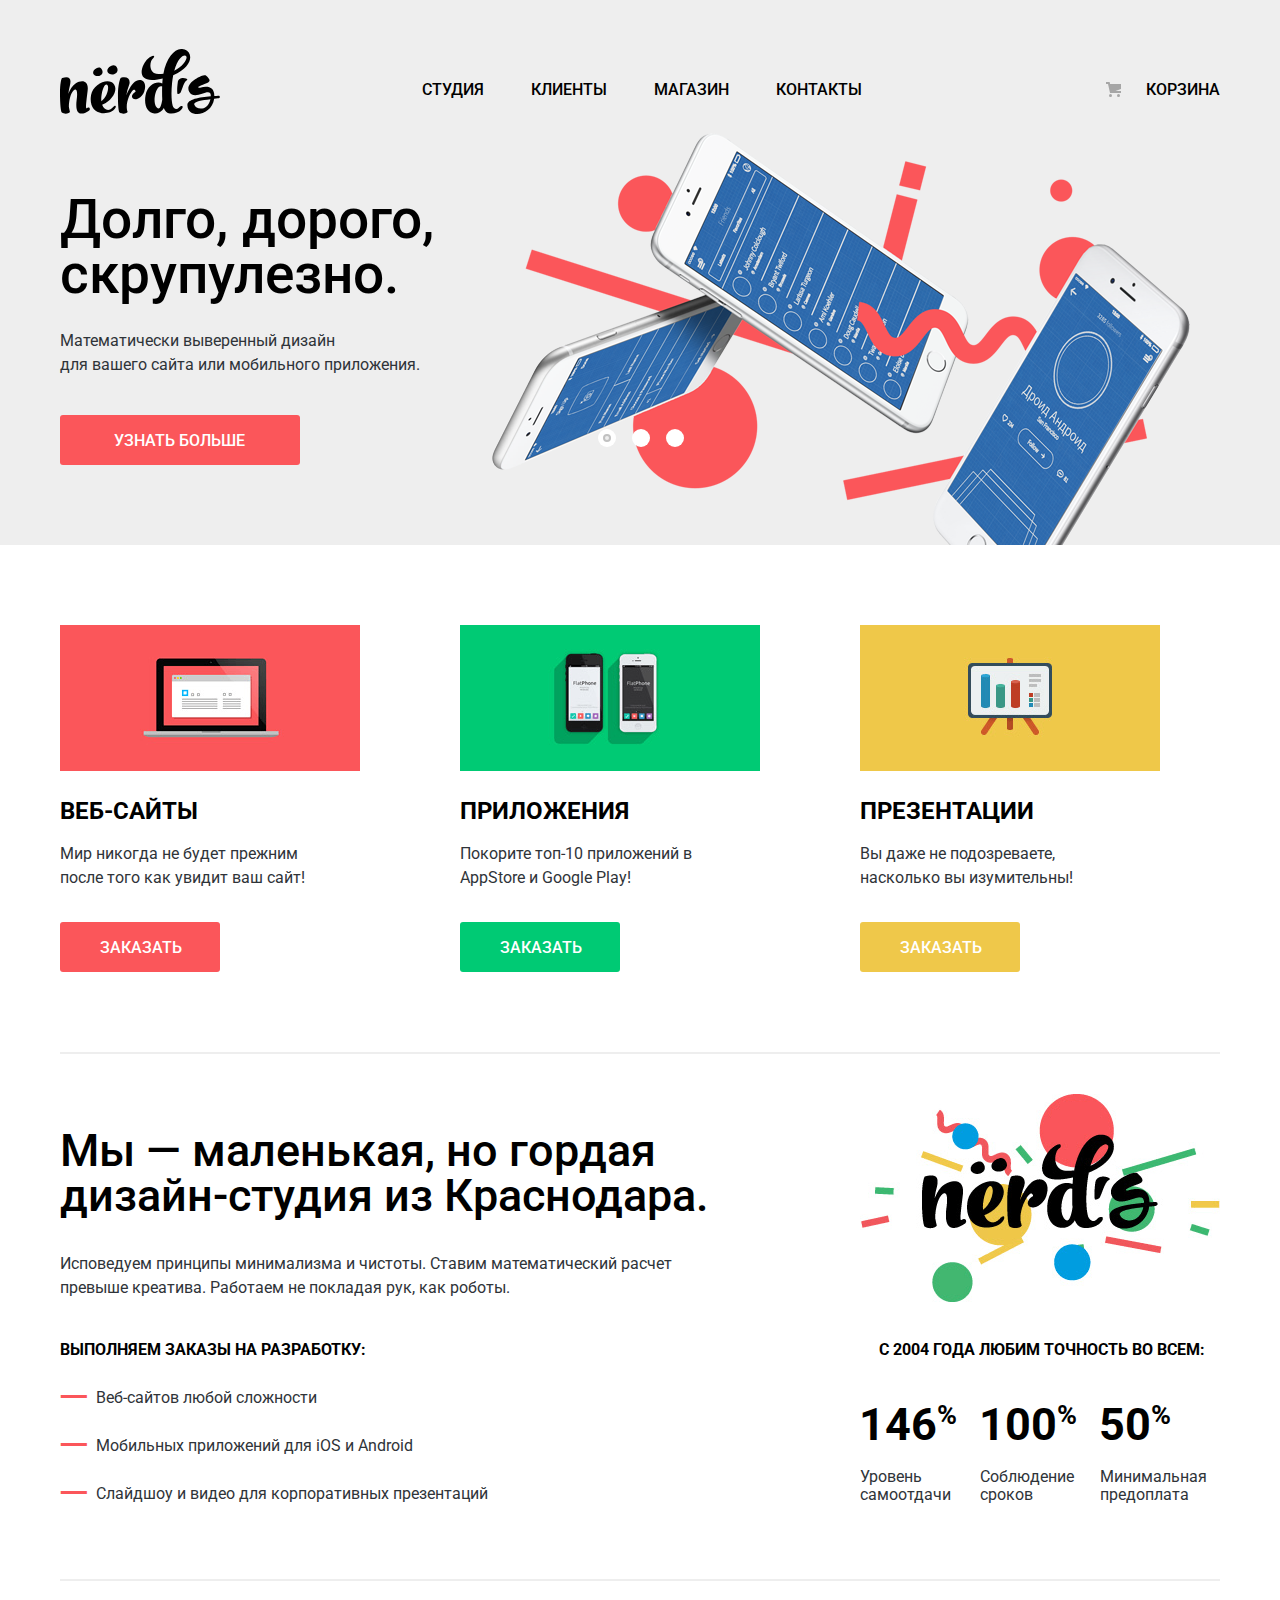
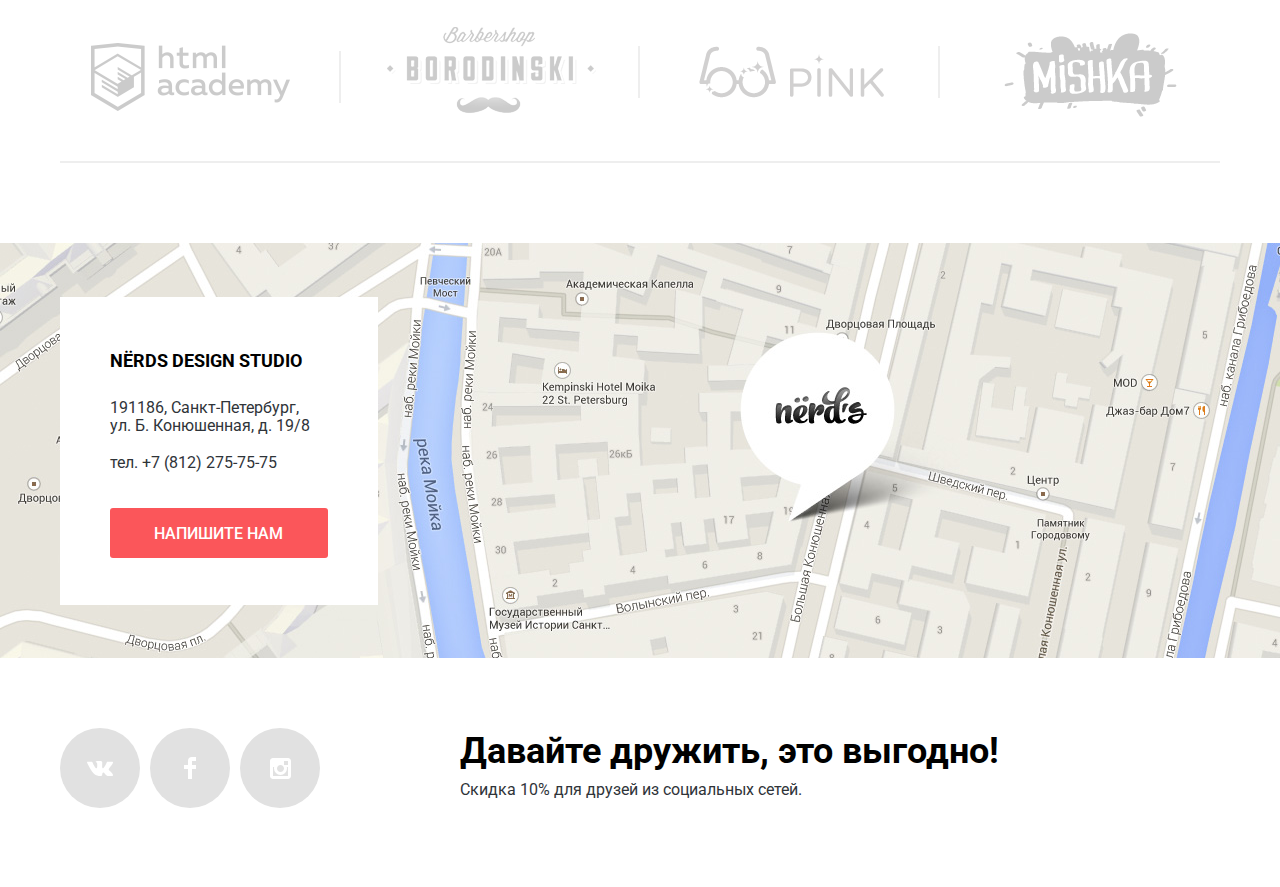
<file: index.html>
<!DOCTYPE html>
<html lang = "ru">
  <head>
    <meta charset = "utf-8">
    <title>HTML Academy: Нёрдс</title>
    <link href = "https://fonts.googleapis.com/css?family=Roboto:400,500,700&amp;subset=cyrillic" rel = "stylesheet">
    <link rel = "stylesheet" href = "css/normalize.css">
    <link rel = "stylesheet" href = "css/style.min.css">
  </head>
  <body>
    <header class = "main-header">
      <div class = "navigation-block">
        <nav class = "main-navigation">
          <a>
            <img src = "img/nerds-logo.svg" alt = "Логотип нёрдс" width = "160" height = "65">
          </a>
          <ul class = "main-menu">
            <li class = "main-menu-bar">
              <a href = "#studio">студия</a>
            </li>
            <li class = "main-menu-bar">
              <a href = "#clients">клиенты</a>
            </li>
            <li class = "main-menu-bar">
              <a href = "catalog.html">магазин</a>
            </li>
            <li class = "main-menu-bar">
              <a href = "#contacts">контакты</a>
            </li>
          </ul>
          <ul class = "cart-menu">
            <li class = "cart">
              <a href = "#cart">
                корзина
              </a>
            </li>
          </ul>
        </nav>
      </div>
    </header>
    <main class = "main-container">
      <h1 class = "visually-hidden">Сайт студии Нёрдс</h1>
      <section class = "slider">
        <h2 class = "visually-hidden">Рекламный слайдер</h2>
        <div class = "slider-block">
          <input class = " radio-1 visually-hidden" type = "radio" id = "radio-1" name = "radio-slider" checked>
          <input class = " radio-2 visually-hidden" type = "radio" id = "radio-2" name = "radio-slider">
          <input class = " radio-3 visually-hidden" type = "radio" id = "radio-3" name = "radio-slider">
          <div class = "slider-control">
            <label for = "radio-1" class = "slider-control-1"></label>
            <label for = "radio-2" class = "slider-control-2"></label>
            <label for = "radio-3" class = "slider-control-3"></label>
          </div>
          <ul class = "slider-list">
            <li class = "slider-1">
                <p class = "slogan">Долго, дорого,<br> скрупулезно.</p>
                <p class = "about-design">Математически выверенный дизайн<br>для вашего сайта или мобильного приложения.</p>
                <a  class = "button" href = "catalog.html">узнать больше</a>
            </li>
            <li class = "slider-2">
              <p class = "slogan">Любим математику как никто другой</p>
              <p class = "about-design">Никакого креатива, только математические формулы для расчета идеальных пропорций.</p>
              <a  class = "button" href = "catalog.html">узнать больше</a>
            </li>
            <li class = "slider-3">
                <p class = "slogan">Только ночь, <br>только хардкор</p>
                <p class = "about-design">Работать днем, как все? Мы против этого.<br>Ближе к полуночи работа только начинается.</p>
                <a class = "button" href = "catalog.html">узнать больше</a>
            </li>
          </ul>
        </div>
      </section>
      <div class = "container">
        <section class = "service">
          <h2 class = "visually-hidden">Предлагаемые услуги</h2>
          <section class = "web-site">
            <h3>веб-сайты</h3>
            <p>Мир никогда не будет прежним после того как увидит ваш сайт!</p>
            <a class = "button" href = "#cart">заказать</a>
          </section>
          <section class = "application">
            <h3>приложения</h3>
            <p>Покорите топ-10 приложений в AppStore и Google Play!</p>
            <a class = "button" href = "#cart">заказать</a>
          </section>
          <section class = "presentation">
            <h3>презентации</h3>
            <p>Вы даже не подозреваете, насколько вы изумительны!</p>
            <a class = "button" href = "#cart">заказать</a>
          </section>
        </section>
        <section class = "about-us">
          <h2 class = "visually-hidden">О нас</h2>
          <div class = "description-block">
            <p class = "description">Мы &mdash; маленькая, но гордая дизайн-студия из Краснодара.</p>
            <p>Исповедуем принципы минимализма и чистоты. Ставим математический расчет превыше креатива. Работаем не покладая рук, как роботы.</p>
            <p class = "about-work desc">выполняем заказы на разработку:</p>
            <ul class = "presents">
              <li>Веб-сайтов любой сложности</li>
              <li>Мобильных приложений для iOS и Android</li>
              <li>Слайдшоу и видео для корпоративных презентаций</li>
            </ul>
          </div>
          <div class = "about-work-block">
            <p class = "about-work">с 2004 года любим точность во всем:</p>
            <table class = "statistics">
              <tr>
                <td class = "percent">146<span>%</span>
                </td>
                <td class = "percent">100<span>%</span>
                </td>
                <td class = "percent">50<span>%</span>
                </td>
              </tr>
              <tr>
                <td class = "values">Уровень самоотдачи</td>
                <td class = "values">Соблюдение сроков</td>
                <td class = "values">Минимальная предоплата</td>
              </tr>
            </table>
          </div>
        </section>
        <section class = "partners">
          <h2 class = "visually-hidden">Список наших партнеров</h2>
          <ul class = "partners-list">
            <li>
              <a class = "html-academy" href = "https://htmlacademy.ru/intensive/htmlcss">
                <img src = "img/logo-1.png" alt = "HTML academy" width = "199" height = "68">
              </a>
            </li>
            <li>
              <a class = "barbershop" href=#>
                <img src = "img/logo-2.png" alt = "Borodinsky" width = "209" height= "90">
              </a>
            </li>
            <li>
              <a class = "pink" href=#>
                <img src = "img/logo-3.png" alt = "Pink" width = "185" height= "52">
              </a>
            </li>
            <li>
              <a class = "mishka" href=#>
                <img src = "img/logo-4.png" alt = "Mishka" width = "173" height= "84">
              </a>
            </li>
          </ul>
        </section>
      </div>
    </main>
    <footer class = "main-footer">
      <div class = "contact-block">
      <iframe  class = "map" src = "https://www.google.com/maps/embed?pb=!1m18!1m12!1m3!1d499.6497758352821!2d30.32253612929504!3d59.93879419886729!2m3!1f0!2f0!3f0!3m2!1i1024!2i768!4f13.1!3m3!1m2!1s0x4696310fca5ba729%3A0xea9c53d4493c879f!2z0JHQvtC70YzRiNCw0Y8g0JrQvtC90Y7RiNC10L3QvdCw0Y8g0YPQuy4sIDE5LCDQodCw0L3QutGCLdCf0LXRgtC10YDQsdGD0YDQsywgMTkxMTg2!5e0!3m2!1sru!2sru!4v1522068064761"  height = "415" style = "border:0" allowfullscreen></iframe>
        <div class = "organization-block">
            <section class = "organization-contacts">
            <h2 class = "visually-hidden">Наши контакты</h2>
            <p class = "organization-name">nёrds design studio</p>
            <p class = "adress">191186, Санкт-Петербург,<br>
              ул. Б. Конюшенная, д. 19/8</p>
            <p class = "phone"> тел. +7 (812) 275-75-75 </p>
            <a class = "button popup-button" href = "writeus.html">напишите нам</a>
          </section>
        </div>
      </div>
      <div class = "social-block">
        <ul class = "social-bars">
          <li class = "vkontakte">
            <a class = "button social-button" href = "https://www.vk.com">
              <img src = "img/vk-icon.svg" alt = "вконтакте" width = "26" height= "15">
              <span class = "visually-hidden">ВКонтакте</span>
            </a>
          </li>
          <li class = "facebook">
            <a class = "button social-button" href = "https://www.facebook.com">
              <img src = "img/fb-icon.svg" alt = "фейсбук" width = "12" height = "22">
              <span class = "visually-hidden">Фейсбук</span>
            </a>
          </li>
          <li class = "instagram">
            <a class = "button social-button" href = "https://www.instagram.com">
              <img src = "img/insta-icon.svg" alt = "instagram" width = "21" height = "21">
              <span class = "visually-hidden">Инстаграм</span>
            </a>
          </li>
        </ul>
        <div class = "social-description">
          <p class = "friendship">Давайте дружить, это выгодно!</p>
          <p class = "discount">Скидка 10% для друзей из социальных сетей.</p>
        </div>
      </div>
      <section class = "comment-block">
        <h2>Напишите нам</h2>
        <form method = "post" action = "https://echo.htmlacademy.ru" class = "write-us">
          <p class = "user-name">
            <label  for = "user-name">Ваше имя:</label>
            <input id = "user-name" type = "text" name = "user-name" placeholder = "Имя Фамилия">
          </p>
          <p class = "user-email">
            <label  for = "user-email">Ваш e-mail:</label>
            <input id = "user-email" type = "email" name = "user-email" placeholder = "email@example.com">
          </p>
          <p class = "comment-area">
            <label for = "user-comment">Текст письма:</label>
              <textarea id = "user-comment" name = "user-comment" placeholder = "В свободной форме"></textarea>
            </p>
          <button class = "button" type = "submit" name = "send-form">Отправить</button>
        </form>
        <button class = "close" type = "button" name = "close">закрыть</button>
      </section>
    </footer>
    <script src = "js/script.min.js"></script>
  </body>
</html>
</file>
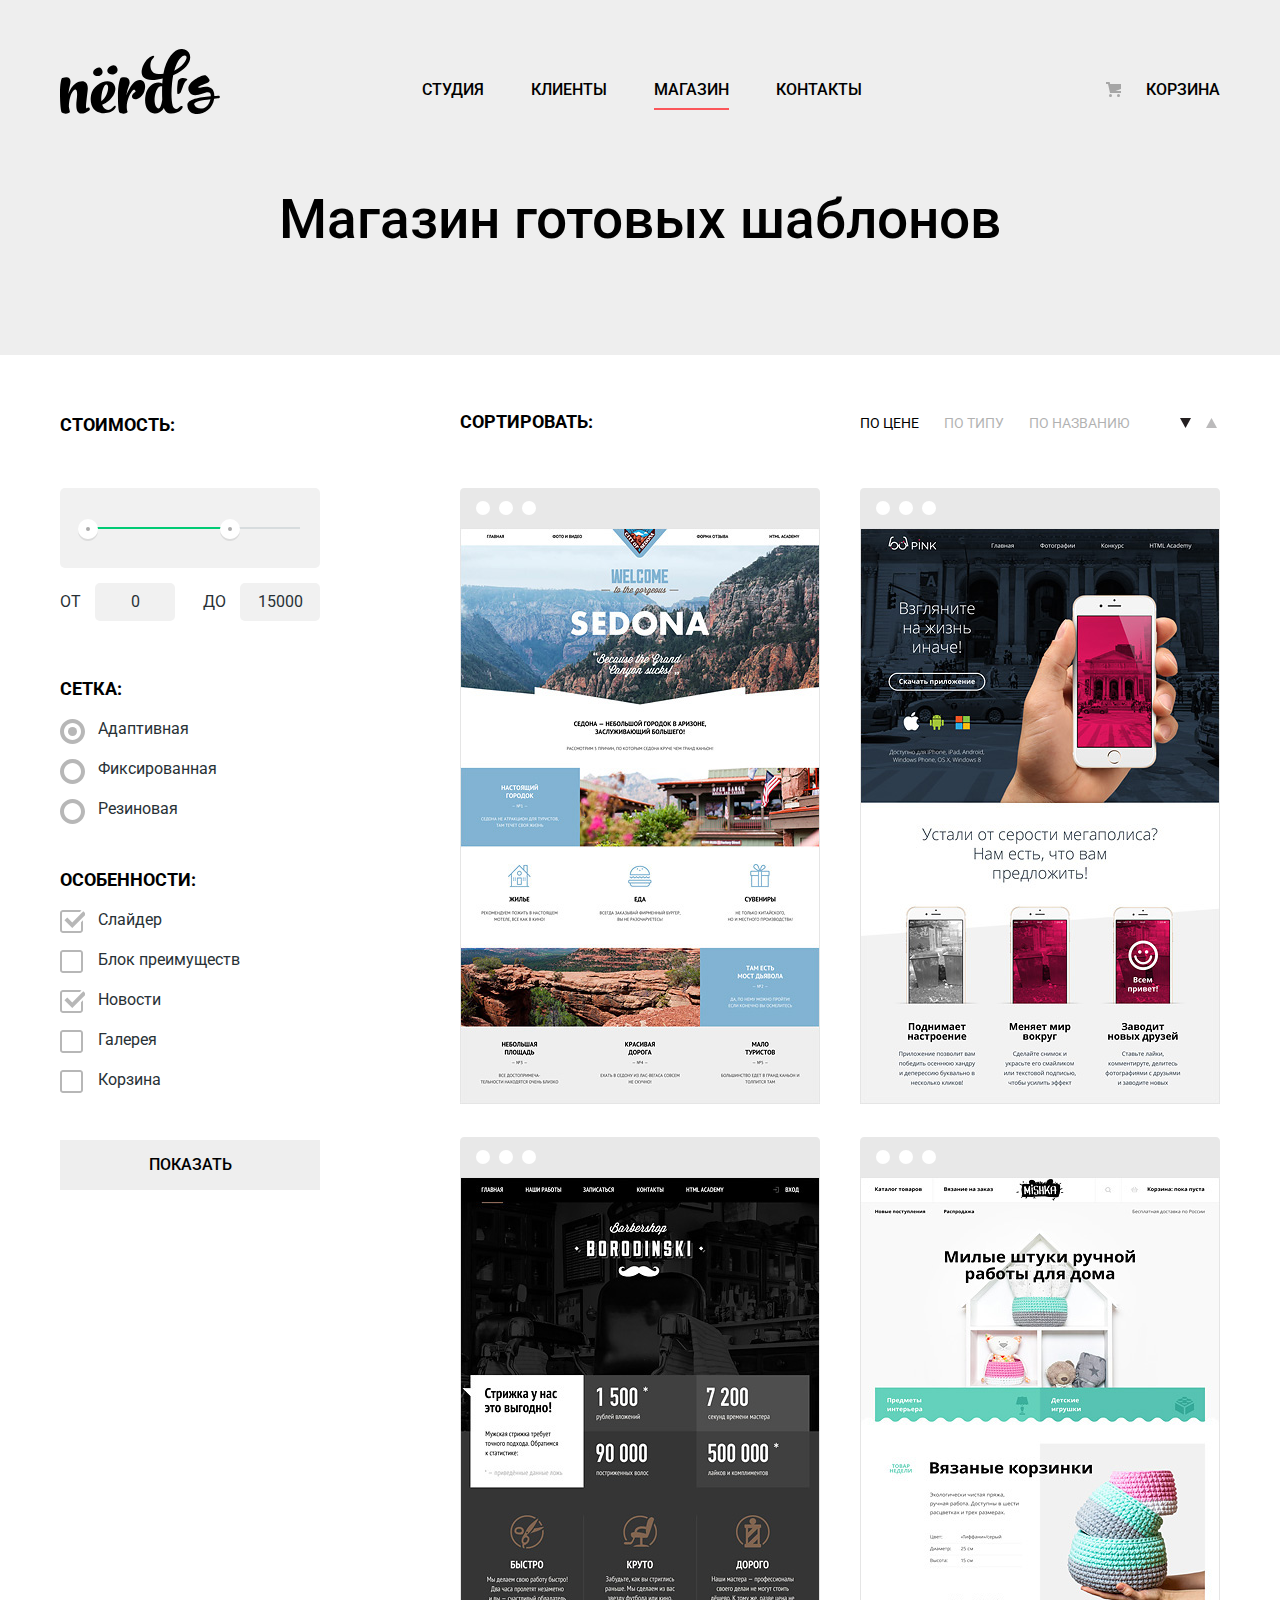
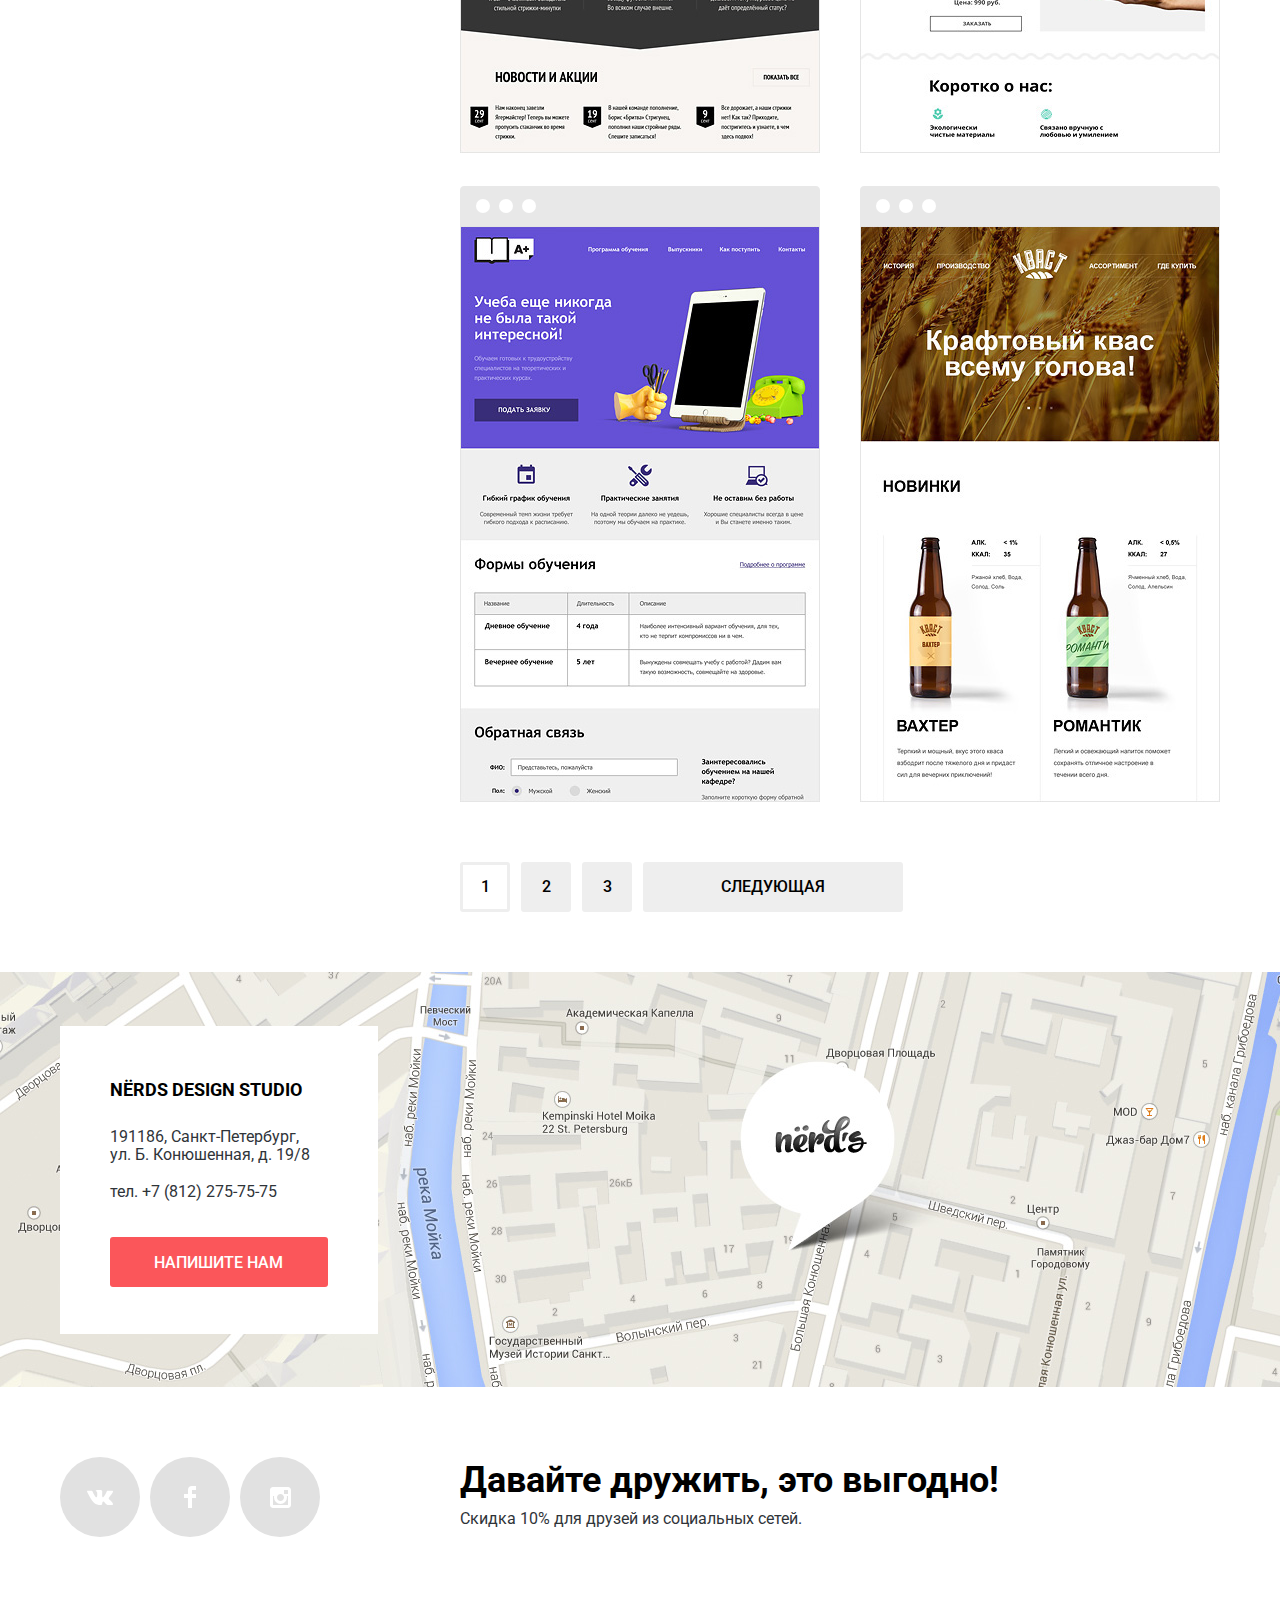
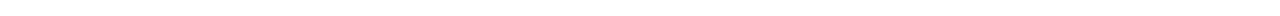
<file: catalog.html>
<!DOCTYPE html>
<html lang = "ru">
  <head>
    <meta charset = "utf-8">
    <title>HTML Academy: Нёрдс</title>
    <link href = "https://fonts.googleapis.com/css?family=Roboto:400,500,700&amp;subset=cyrillic" rel = "stylesheet">
    <link rel = "stylesheet" href = "css/normalize.css">
    <link rel = "stylesheet" href = "css/style.min.css">
  </head>
  <body>
    <header class = "main-header">
      <div class = "navigation-block">
        <nav class = "main-navigation">
          <a href = "index.html">
            <img src = "img/nerds-logo.svg" alt = "Логотип нёрдс" width = "160" height = "65">
          </a>
          <ul class = "main-menu">
            <li class = "main-menu-bar">
              <a href = "#studio">студия</a>
            </li>
            <li class = "main-menu-bar">
              <a href = "#clients">клиенты</a>
            </li>
            <li class = "main-menu-bar active">
              <a href = "catalog.html">магазин</a>
            </li>
            <li class = "main-menu-bar">
              <a href = "#contacts">контакты</a>
            </li>
          </ul>
          <ul class = "cart-menu">
            <li class = "cart">
              <a href = "#cart">
                корзина
              </a>
            </li>
          </ul>
        </nav>
      </div>
    </header>
    <main class = "catalog-container">
      <div class = "catalog-header">
        <h1>Магазин готовых шаблонов</h1>
      </div>
      <div class = "container">
        <div class = "catalog-block">
          <section class = "filter">
            <h2 class = "visually-hidden">Фильтр</h2>
            <form method= "get" action = "https://echo.htmlacademy.ru" class = "filter-form">
              <fieldset class = "filter-price">
                <legend>стоимость:</legend>
                <div class = "filter-by-price">
                  <div class = "range">
                    <div class = "scale">
                      <div class = "bar"></div>
                    </div>
                    <div class = "control min"></div>
                    <div class = "control max"></div>
                  </div>
                  <div class = "output">
                    <label class = "min-price">от
                      <input name = "min-price" type = "text" value = "0">
                    </label>
                    <label class = "max-price">до
                      <input name = "max-price" type = "text" value = "15000">
                    </label>
                  </div>
                </div>
              </fieldset>
              <fieldset class = "filter-fieldset">
                <legend>сетка:</legend>
                <ul>
                  <li>
                    <input id = "adaptive" class = "visually-hidden radio-button" type = "radio" name = "layout-option" value = "adaptive" checked>
                    <label for = "adaptive">Адаптивная</label>
                  </li>
                  <li>
                    <input id = "fixed" class = "visually-hidden radio-button" type = "radio" name = "layout-option" value = "fixed">
                    <label for = "fixed">Фиксированная</label>
                  </li>
                  <li>
                    <input id = "rubber" class = "visually-hidden radio-button" type = "radio" name = "layout-option" value = "rubber">
                    <label for = "rubber">Резиновая</label>
                  </li>
                </ul>
              </fieldset>
              <fieldset class = "filter-fieldset">
                <legend>особенности:</legend>
                  <ul>
                    <li>
                      <input id = "slider" class = "visually-hidden checkbox-button" type = "checkbox" name = "slider" checked>
                      <label for = "slider">Слайдер</label>
                    </li>
                    <li>
                      <input id = "advantages" class = "visually-hidden checkbox-button" type = "checkbox" name = "advantages">
                      <label for = "advantages">Блок преимуществ</label>
                    </li>
                    <li>
                      <input id = "news" class = "visually-hidden checkbox-button" type = "checkbox" name = "news" checked>
                      <label for = "news">Новости</label>
                    </li>
                    <li>
                      <input id = "gallary" class = "visually-hidden checkbox-button" type = "checkbox" name = "gallary">
                      <label for = "gallary">Галерея</label>
                    </li>
                    <li>
                      <input id = "cart" class = "visually-hidden checkbox-button" type = "checkbox" name = "cart">
                      <label for = "cart">Корзина</label>
                    </li>
                  </ul>
                </fieldset>
              <button name = "show-by-filter" type = "submit">показать</button>
            </form>
          </section>
          <div class = "product-block">
            <div class = "sort-block">
              <p class = "sort-filter">сортировать:</p>
              <ul class = "sort">
                <li class = "sort-by-priсe">
                  <a class = "active" href = #>по цене</a>
                </li>
                <li class = "sort-by-type">
                  <a href = #>по типу</a>
                </li>
                <li class = "sort-by-name">
                  <a href = #>по названию</a>
                </li>
                <li class = "sort-by-descending">
                  <a class = "active" href = #>
                    <img src = "img/icon-down-dir.svg" alt = "по убыванию" width = "11" height = "10">
                    <span class = "visually-hidden">Сортировка по убыванию</span>
                  </a>
                </li>
                <li class = "sort-ascending">
                  <a href = #>
                    <img src = "img/icon-up-dir.svg" alt = "по возрастанию" width = "11" height = "10">
                    <span class = "visually-hidden">Сортировка по возрастанию</span>
                  </a>
                </li>
              </ul>
            </div>
            <section class = "product">
              <h2 class = "visually-hidden">Каталог шаблонов</h2>
              <ul class = "catalog">
                <li class = "catalog-item">
                  <img src = "img/img-sedona.jpg" alt = "sedona" width = "360" height= "576">
                  <div class = "price-block">
                    <div class = "priсe">
                    <h3 class = "catalog-item-active">
                      <a href = "#sedona">sedona</a>
                    </h3>
                    <p>Информационный сайт<br> для туристов</p>
                    <a class = "button" href = "#sedona">9 900 РУБ.</a>
                    </div>
                  </div>
                </li>
                <li class = "catalog-item">
                  <img src = "img/img-pink.jpg" alt = "sedona" width = "360" height= "576">
                  <div class = "price-block">
                    <div class = "priсe">
                      <h3 class = "catalog-item-active">
                        <a href = "#pink">pink app</a>
                      </h3>
                      <p>Продуктовый лендинг<br>приложения для iOs и Android</p>
                      <a class = "button" href = "#pink">9 900 РУБ.</a>
                    </div>
                  </div>
                </li>
                <li class = "catalog-item" >
                  <img src = "img/img-barbershop.jpg" alt = "barbershop" width = "360" height= "576">
                  <div class = "price-block">
                    <div class = "priсe">
                      <h3 class = "catalog-item-active">
                        <a href = "#barbershop">barbershop</a>
                      </h3>
                      <p>Сайт салона красоты.<br> Для мужчин, да.</p>
                      <a class = "button" href = "#barbershop">9 900 РУБ.</a>
                    </div>
                  </div>
                </li>
                <li class = "catalog-item">
                  <img src = "img/img-mishka.jpg" alt = "mishka" width = "360" height= "576">
                  <div class = "price-block">
                    <div class = "priсe">
                      <h3 class = "catalog-item-active">
                        <a href = "#mishka">mishka</a>
                      </h3>
                      <p>Интернет-магазин<br> вязаных игрушек.</p>
                      <a class = "button" href = "#mishka">9 900 РУБ.</a>
                    </div>
                  </div>
                </li>
                <li class = "catalog-item">
                  <img src = "img/img-aplus.jpg" alt = "aplus" width = "360" height= "576">
                  <div class = "price-block">
                    <div class = "priсe">
                    <h3 class = "catalog-item-active">
                      <a href = "#aplus">a plus</a>
                    </h3>
                    <p>Лендинг курсов повышения<br>квалификации.</p>
                    <a class = "button" href = "#aplus">9 900 РУБ.</a>
                    </div>
                  </div>
                </li>
                <li class = "catalog-item">
                  <img src ="img/img-kvast.jpg" alt = "kvast" width = "360" height= "576">
                  <div class = "price-block">
                    <div class = "priсe">
                    <h3 class = "catalog-item-active">
                      <a href = "kvast">кваст</a>
                    </h3>
                    <p>Промо-сайт производителя<br>крафтового кваса</p>
                    <a class = "button" href = "kvast">9 900 РУБ.</a>
                  </div>
                </div>
                </li>
              </ul>
            </section>
            <ul class = "paginator">
              <li class = "paginator-page active">1</li>
              <li class = "paginator-page"><a href = #>2</a></li>
              <li class = "paginator-page"><a href = #>3</a></li>
              <li class = "paginator-next"><a href = #>Следующая</a></li>
            </ul>
          </div>
        </div>
      </div>
    </main>
    <footer class = "main-footer">
      <div class = "contact-block">
      <iframe  class = "map" src = "https://www.google.com/maps/embed?pb=!1m18!1m12!1m3!1d499.6497758352821!2d30.32253612929504!3d59.93879419886729!2m3!1f0!2f0!3f0!3m2!1i1024!2i768!4f13.1!3m3!1m2!1s0x4696310fca5ba729%3A0xea9c53d4493c879f!2z0JHQvtC70YzRiNCw0Y8g0JrQvtC90Y7RiNC10L3QvdCw0Y8g0YPQuy4sIDE5LCDQodCw0L3QutGCLdCf0LXRgtC10YDQsdGD0YDQsywgMTkxMTg2!5e0!3m2!1sru!2sru!4v1522068064761"  height = "415" style = "border:0" allowfullscreen></iframe>
        <div class = "organization-block">
            <section class = "organization-contacts">
            <h2 class = "visually-hidden">Наши контакты</h2>
            <p class = "organization-name">nёrds design studio</p>
            <p class = "adress">191186, Санкт-Петербург,<br>
              ул. Б. Конюшенная, д. 19/8</p>
            <p class = "phone"> тел. +7 (812) 275-75-75 </p>
            <a class = "button popup-button" href = "writeus.html">напишите нам</a>
          </section>
        </div>
      </div>
      <div class = "social-block">
        <ul class = "social-bars">
          <li class = "vkontakte">
            <a class = "button social-button" href = "https://www.vk.com">
              <img src = "img/vk-icon.svg" alt = "вконтакте" width = "26" height= "15">
              <span class = "visually-hidden">ВКонтакте</span>
            </a>
          </li>
          <li class = "facebook">
            <a class = "button social-button" href = "https://www.facebook.com">
              <img src = "img/fb-icon.svg" alt = "фейсбук" width = "12" height = "22">
              <span class = "visually-hidden">Фейсбук</span>
            </a>
          </li>
          <li class = "instagram">
            <a class = "button social-button" href = "https://www.instagram.com">
              <img src = "img/insta-icon.svg" alt = "instagram" width = "21" height = "21">
              <span class = "visually-hidden">Инстаграм</span>
            </a>
          </li>
        </ul>
        <div class = "social-description">
          <p class = "friendship">Давайте дружить, это выгодно!</p>
          <p class = "discount">Скидка 10% для друзей из социальных сетей.</p>
        </div>
      </div>
      <section class = "comment-block">
        <h2>Напишите нам</h2>
        <form method = "post" action = "https://echo.htmlacademy.ru" class = "write-us">
          <p class = "user-name">
            <label  for = "user-name">Ваше имя:</label>
            <input id = "user-name" type = "text" name = "user-name" placeholder = "Имя Фамилия">
          </p>
          <p class = "user-email">
            <label  for = "user-email">Ваш e-mail:</label>
            <input id = "user-email" type = "email" name = "user-email" placeholder = "email@example.com">
          </p>
          <p class = "comment-area">
            <label for = "user-comment">Текст письма:</label>
              <textarea id = "user-comment" name = "user-comment" placeholder = "В свободной форме"></textarea>
            </p>
          <button class = "button" type = "submit" name = "send-form">Отправить</button>
        </form>
        <button class = "close" type = "button" name = "close">закрыть</button>
      </section>
    </footer>
    <script src="js/script.min.js"></script>
  </body>
</html>
</file>
<file: css/style.min.css>
body{padding:0;margin:0;min-width:1200px;font-family:"Roboto","Arial",sans-serif;font-size:16px;line-height:24px;color:#2f3439;font-weight:400;background-color:#fff}.main-header{display:flex}.navigation-block{width:100%;background-color:#eee}.main-navigation{display:flex;justify-content:space-between;width:1160px;padding-left:20px;padding-right:20px;margin:49px auto 0}.main-menu{padding:0;margin:26px 0 0;width:440px;display:flex;justify-content:space-between;flex-wrap:wrap;list-style-type:none}.cart-menu{max-width:160px;padding:0;margin:26px 0 0;position:relative;list-style-type:none}.main-menu a,.cart-menu a{padding:0;margin:0;display:block;height:33px;text-decoration:none;text-transform:uppercase;font-size:16px;line-height:30px;font-weight:500;color:#000}.main-menu-bar:not(:last-child){margin-right:10px}.cart-menu a{padding-left:82px}.cart-menu::before{content:"";width:15px;height:15px;position:absolute;top:7px;left:42px;background:url(../img/cart-icon.svg) no-repeat}.main-header img:hover{opacity:.8}.main-header img:active{opacity:.3}.main-menu a:focus,.cart-menu a:focus,.main-menu a:hover,.cart-menu a:hover{color:#fb565a}.main-menu a:active,.cart-menu a:active{text-decoration:none;color:#a6a6a6}.main-menu-bar.active a{border-bottom:2px solid #fb565a}.container{width:1160px;padding-left:20px;padding-right:20px;display:flex;flex-direction:column;margin:0 auto}.slider{display:flex;margin:0;padding:0;margin-bottom:80px;position:relative}.slider-block{width:100%;background-color:#eee}.slider-list{padding:0;margin:0;margin-top:-7px;list-style-type:none}.slider-1{display:none;width:1160px;padding-left:20px;padding-right:20px;margin:0 auto;background:url(../img/nerds-index-slide1.png) no-repeat 418px 0;border-top:1px solid transparent}.slider-2{display:none;width:1160px;padding-left:20px;padding-right:20px;margin:0 auto;background:url(../img/nerds-index-slide2.png) no-repeat 418px 0;border-top:1px solid transparent}.slider-3{display:none;width:1160px;padding-left:20px;padding-right:20px;margin:0 auto;background:url(../img/nerds-index-slide3.png) no-repeat 418px 0;border-top:1px solid transparent}.slogan{margin:0;margin-top:77px;width:600px;color:#000;font-size:55px;line-height:55px;font-weight:500}.slider-control{position:absolute;left:50%;top:300px;transform:translateX(-50px);font-size:0;line-height:0}.slider-control label{position:relative;display:inline-block;width:18px;height:18px;padding:8px;vertical-align:baseline;border-radius:50%;cursor:pointer}.slider-control label::after{content:"";width:18px;height:18px;position:absolute;top:8px;left:8px;z-index:1;border-radius:50%;background:#fff}.radio-1:checked ~ .slider-list .slider-1{display:block}.radio-2:checked ~ .slider-list .slider-2{display:block}.radio-3:checked ~ .slider-list .slider-3{display:block}.radio-1:checked ~ .slider-control .slider-control-1::before,.radio-2:checked ~ .slider-control .slider-control-2::before,.radio-3:checked ~ .slider-control .slider-control-3::before{content:"";position:absolute;left:50%;top:50%;z-index:2;width:4px;height:4px;margin:-4px;background-color:#eee;border:2px solid #c1c1c1;border-radius:50%}.about-design{width:420px;margin:0;margin-top:27px}.slider-1 .button,.slider-2 .button,.slider-3 .button{margin-top:38px;margin-bottom:80px;padding:17px 55px 15px 54px}.button{display:inline-block;text-decoration:none;font-size:16px;line-height:18px;font-weight:500;color:#fff;text-transform:uppercase;vertical-align:baseline;border-radius:3px;background-color:#fb565a}.service{display:flex;min-height:427px;margin-bottom:40px;border-bottom:2px solid #eee}.service section{margin-right:100px}.service p{margin-bottom:32px;width:250px}.web-site::before{content:"";display:inline-block;width:300px;height:146px;margin-bottom:18px;vertical-align:baseline;background:url(../img/illustration-1.png) no-repeat}.application::before{content:"";display:inline-block;width:300px;height:146px;margin-bottom:18px;vertical-align:baseline;background:url(../img/illustration-2.png) no-repeat}.presentation::before{content:"";display:inline-block;width:300px;height:146px;margin-bottom:18px;vertical-align:baseline;background:url(../img/illustration-3.png) no-repeat}.button:hover,.button:focus{background-color:#e74246}.button:active{color:rgba(255,255,255,0.3);background-color:#d7373b;box-shadow:inset 0 3px 0 0 #c13135}.web-site .button{width:80px;padding:17px 40px 15px}.application .button{width:80px;padding:17px 40px 15px;background-color:#00ca74}.application .button:hover,.application .button:focus{background-color:#00bc6c}.application .button:active{background-color:#00aa62;box-shadow:inset 0 3px 0 0 #009958}.presentation .button{width:80px;padding:17px 40px 15px;background-color:#efc84a}.presentation .button:hover,.presentation .button:focus{background-color:#eab534}.presentation .button:active{background-color:#e5a722;box-shadow:inset 0 3px 0 0 #ce961f}.service h3{margin:0;padding:0;text-transform:uppercase;font-weight:700;font-size:24px;line-height:30px;color:#000}.description-block .description{width:660px}.description-block p{margin:0;width:625px;margin-top:34px}.description{font-weight:500;font-size:45px;line-height:45px;color:#000}.about-us{display:flex;border-bottom:2px solid #eee}.about-work{padding:0 15px;margin-top:36px;align-self:flex-end;text-transform:uppercase;font-weight:700;line-height:24px;color:#000}.about-work.desc{padding:4px 0 0}.presents{margin:0 0 73px;padding:0;list-style-type:none}.presents li{position:relative;padding-top:24px;padding-left:36px}.presents li::before{content:"\2014";position:absolute;left:-2px;display:block;font-size:40px;color:#fb565a}.percent{width:121px;height:80px;padding:0;font-weight:700;font-size:45px;line-height:45px;color:#000;text-align:left}.percent span{vertical-align:super;font-size:27px}.about-work-block{display:flex;flex-direction:column;align-items:flex-end;margin-left:auto}.about-work-block::before{content:"";display:inline-block;width:360px;height:208px;margin-left:auto;vertical-align:baseline;background:url(../img/nerds-illustration.png) no-repeat 100% 0}.values{height:46px;font-size:16px;line-height:18px;color:#2f3439;text-align:left}.statistics{width:363px}.partners-list{padding:0;margin:0;display:flex;justify-content:space-between}.partners-list li{list-style-type:none}.partners a{display:flex;align-items:center;position:relative}.partners img{opacity:.2}.partners .mishka{padding:52px 43px 44px 63px}.partners .html-academy{padding:62px 51px 50px 31px}.partners .html-academy::after,.partners .barbershop::after,.partners .pink::after{content:"";display:block;width:2px;height:52px;position:absolute;right:0;z-index:1;background-color:#eee}.partners .barbershop{padding:46px 44px 44px 45px}.partners .pink{padding:65px 56px 63px 57px}.partners{margin-bottom:80px;border-bottom:2px solid #eee}.partners img:hover{opacity:1}.partners img:active{opacity:.1}.contact-block{position:relative;min-width:1160px;padding-left:20px;padding-right:20px;height:415px;display:flex;flex-direction:column;align-items:center;background:url(../img/map.jpg) no-repeat 50% 0}.organization-name{font-size:18px;line-height:30px;text-transform:uppercase;color:#000;font-weight:700}.organization-contacts{position:absolute;top:54px;left:20px;padding-left:50px;padding-top:31px;padding-right:50px;z-index:1;background-color:#fff}.adress{margin:0;padding:0;margin-top:23px;line-height:18px}.organization-contacts .button{margin-top:17px;margin-bottom:47px;padding:17px 45px 15px 44px}.organization-block{position:absolute;width:1160px;padding-left:20px;padding-right:20px;height:415px;top:0;right:50%;align-self:center;transform:translateX(50%)}.map{position:absolute;width:100%;height:415px;top:0;left:0}.social-block{width:1160px;padding-left:20px;padding-right:20px;display:flex;margin:0 auto;margin-top:70px;margin-bottom:70px}.social-bars{width:260px;padding:0;margin:0;display:flex;justify-content:space-between;flex-wrap:wrap;list-style-type:none}.social-bars a{width:80px;height:80px;display:flex;align-items:center;justify-content:center;border-radius:50%;background-color:#e1e1e1}.social-description{margin-left:140px}.social-button:active img{opacity:.3}.friendship{margin:0;margin-top:5px;font-size:36px;line-height:36px;color:#000;font-weight:700}.discount{margin-top:10px;line-height:22px}.comment-block{width:760px;position:fixed;bottom:191px;left:50%;margin-left:-480px;z-index:2;display:none;color:#000;background-color:#fff;box-shadow:0 0 40px 0 rgba(0,0,0,0.75);padding:68px 100px 84px}@keyframes bounce{0%{transform:scale(0)}100%{transform:scale(1)}}.comment-block-show{display:block;animation:bounce 1s}.close{width:21px;height:21px;position:absolute;top:76px;right:87px;font-size:0;cursor:pointer;border:none;opacity:.3;background-color:#fff}.close::before,.close::after{content:"";position:absolute;width:28px;height:4px;right:0;border-radius:3px;background-color:#ff555a}.close::before{transform:rotate(45deg)}.close::after{transform:rotate(-45deg)}.close:hover,.close:focus{opacity:1;outline:none}.close:active{opacity:.1;outline:none}.comment-block h2{padding:0;margin:0;margin-bottom:40px;font-size:45px;line-height:45px;font-weight:500}.comment-block label{font-size:16px;line-height:18px;font-weight:700;display:block}.comment-block p{display:inline-block;margin:0;padding:0;line-height:0;vertical-align:baseline}.comment-block .comment-area{display:block}.write-us input[type = text],.write-us input[type = email]{width:334px;height:46px;margin:0;padding-left:12px;padding-right:10px;margin-bottom:34px;margin-top:7px;color:#000;border-radius:3px;border:2px solid #d7dcde}.write-us .user-email{margin-left:36px}.write-us textarea{width:740px;height:102px;padding-left:12px;padding-top:12px;margin-bottom:43px;margin-top:10px;color:#000;border-radius:3px;border:2px solid #d7dcde;resize:none}.write-us input[type = text]:focus,.write-us input[type = email]:focus,.write-us textarea:focus{color:#000;border-color:#000;outline:none}.write-us input:hover,.write-us textarea:hover{color:rgba(0,0,0,0.5);border-color:#b4b9bb}.write-us input::placeholder,.write-us textarea::placeholder{color:#000}.write-us input::-ms-input-placeholder,.write-us textarea::-ms-input-placeholder{color:#000}.write-us input:-ms-input-placeholder,.write-us textarea:-ms-input-placeholder{color:#000}.write-us input:hover::placeholder,.write-us textarea:hover::placeholder{color:rgba(0,0,0,0.5)}.write-us input:hover::-ms-input-placeholder,.write-us textarea:hover::-ms-input-placeholder{color:rgba(0,0,0,0.5)}.write-us input:hover:-ms-input-placeholder,.write-us textarea:hover:-ms-input-placeholder{color:rgba(0,0,0,0.5)}.write-us button{width:260px;height:50px;border:none;box-shadow:none;border-radius:3px}.write-us input[type = text].error,.write-us input[type = email].error,.write-us textarea.error{border-color:#e74246;color:#e74246}.write-us input.error::placeholder,.write-us textarea.error::placeholder{color:#e74246}.write-us input.error::-ms-input-placeholder,.write-us textarea.error::-ms-input-placeholder{color:#000}.write-us input.error:-ms-input-placeholder,.write-us textarea.error:-ms-input-placeholder{color:#000}@keyframes shake{0%,100%{transform:translateX(0)}10%,30%,50%,70%,90%{transform:translateX(-10px)}20%,40%,60%,80%{transform:translateX(10px)}}.comment-block-error{animation:shake .5s}.catalog-block{display:flex;justify-content:space-between}.catalog-header{width:100%;display:flex;justify-content:center;background-color:#eee}.catalog-header h1{display:block;width:960px;margin-top:71px;margin-bottom:108px;padding:0;font-size:55px;font-weight:500;line-height:55px;color:#000;text-align:center;background-color:#eee}.sort{width:360px;display:flex;margin:0;padding:0;margin-top:-2px;list-style-type:none}.sort-filter{padding:0;margin:0;font-size:18px;line-height:18px;font-weight:700;color:#000;text-transform:uppercase}.sort a{color:#000;text-decoration:none;font-size:14px;line-height:18px;text-transform:uppercase;opacity:.3}.sort li{margin-right:25px}.sort .sort-by-descending{margin-right:15px;margin-left:25px}.sort .sort-ascending{margin-right:0}.sort a:hover,.sort a:focus{opacity:.6}.sort a:active,.sort .active{opacity:1}.sort-block{display:flex;justify-content:space-between}.product-block{display:flex;flex-direction:column;margin-top:58px}.catalog{padding:0;margin:0;display:flex;flex-wrap:wrap;width:760px;justify-content:space-between;margin-bottom:27px;margin-top:53px;list-style-type:none}.catalog-item::before{content:"";display:block;width:360px;height:40px;background:url(../img/browser.svg) no-repeat;opacity:.12}.catalog-item{position:relative;padding:0;margin-bottom:33px;line-height:0}.catalog-item .priсe{position:absolute;width:360px;min-height:231px;bottom:0;display:flex;flex-direction:column;align-items:center;background-color:#eee}.price-block{display:none}.catalog-item:hover .price-block{display:block}.catalog-item:hover::before{opacity:1}.catalog-item:hover{box-shadow:0 6px 15px 0 rgba(0,1,1,0.25)}.catalog-item-active a{display:block;margin:0;margin-top:8px;color:#000;font-size:18px;line-height:30px;text-transform:uppercase;font-weight:700;text-decoration:none}.catalog p{max-width:350px;margin:-2px;color:#666;font-size:16px;line-height:18px;text-align:center;max-height:400px;overflow:hidden;word-wrap:break-word}.catalog-item .button{margin-top:31px;margin-bottom:45px;width:200px;height:50px;display:flex;justify-content:center;align-items:center;border:none;box-shadow:none;border-radius:3px}.catalog-item .button:active{color:#fff}.paginator{padding:0;margin:0;display:flex;margin-bottom:50px;max-width:760px;flex-wrap:wrap;list-style-type:none}.paginator-page.active{width:44px;height:44px;color:#000;font-size:16px;line-height:18px;font-weight:500;border:3px solid #eee}.paginator-page a,.paginator-page{display:flex;justify-content:center;align-items:center;width:50px;height:50px;text-decoration:none;border-radius:3px}.paginator-page{margin-right:11px;margin-bottom:10px}.paginator-next a{display:inline-flex;justify-content:center;align-items:center;height:50px;width:260px;text-decoration:none;border-radius:3px}.filter-form{margin-top:55px}.filter-form legend{color:#000;font-size:18px;line-height:30px;text-transform:uppercase;font-weight:700}.filter-form fieldset{padding:0;margin:0;border:none}.filter-by-price{width:260px;margin-top:48px}.range{height:41px;margin-bottom:15px;padding-top:39px;padding-right:20px;padding-left:20px;position:relative;background-color:#f1f1f1;border-radius:5px}.scale{height:2px;background-color:#d7dcde}.bar{height:2px;width:152px;background-color:#00ca74}.control{width:20px;height:23px;position:absolute;top:31px;background:url(../img/filter-button.svg) no-repeat;cursor:pointer}.control.min{left:18px}.control.max{left:160px}.output label{display:inline-block;width:130px;vertical-align:baseline;text-transform:uppercase}.output{font-size:0}.output input{width:60px;padding:8px 10px;margin-left:10px;font-size:16px;line-height:22px;text-align:center;color:#283136;border-radius:5px;background-color:#f1f1f1;border:none}.max-price{text-align:right}.filter-price label{color:#283136;font-size:16px;line-height:20px}.filter-form .filter-price{margin-bottom:53px}.filter-fieldset li:last-of-type{margin-bottom:41px}.filter-fieldset ul{padding:0;margin:0}.filter-fieldset li{display:block;margin-top:15px;padding-bottom:5px;position:relative;color:#283136;font-size:16px;line-height:20px}.filter-fieldset label{padding-left:38px;cursor:pointer}.filter-fieldset label::before,.filter-fieldset label::after{opacity:.4}.radio-button+label::before{content:"";position:absolute;width:25px;height:25px;left:0;top:0;background:url(../img/radio-off.svg) no-repeat}.radio-button:checked +label::before{content:"";position:absolute;width:25px;height:25px;left:0;top:0;background:url(../img/radio-on.svg) no-repeat}.checkbox-button+label::before{content:"";position:absolute;width:25px;height:25px;left:0;top:0;background:url(../img/checkbox-off.svg) no-repeat}.checkbox-button:checked+label::before{content:"";position:absolute;width:25px;height:25px;left:0;top:0;background:url(../img/checkbox-on.svg) no-repeat}.checkbox-button:focus+label,.checkbox-button:focus+label::before,.checkbox-button:focus+label::after,.radio-button:focus+label,.radio-button:focus+label::before,.radio-button:focus+label::after,.filter-fieldset label:hover,.filter-fieldset label:hover::before,.filter-fieldset label:hover::after{opacity:1;color:#000}.checkbox-button:disabled+label,.checkbox-button:disabled+label::before,.checkbox-button:disabled+label::after,.radio-button:disabled+label,.radio-button:disabled+label::before,.radio-button:disabled+label::after{opacity:.3}.filter-form button{margin-top:4px;width:260px;height:50px}.paginator a,.filter-form button{color:#000;font-size:16px;line-height:18px;font-weight:500;text-transform:uppercase;background-color:#eee;border:none;box-shadow:none}.filter-form button:focus,.paginator a:focus,.paginator a:hover,.filter-form button:hover{background-color:#dfdfdf}.paginator a:active,.filter-form button:active{color:rgba(0,0,0,0.3);box-shadow:inset 0 3px 0 0 #bfbfbf;background-color:#d5d5d5}.visually-hidden{position:absolute;width:1px;height:1px;margin:-1px;padding:0;overflow:hidden;border:0;clip:rect(0 0 0 0)}
</file>
